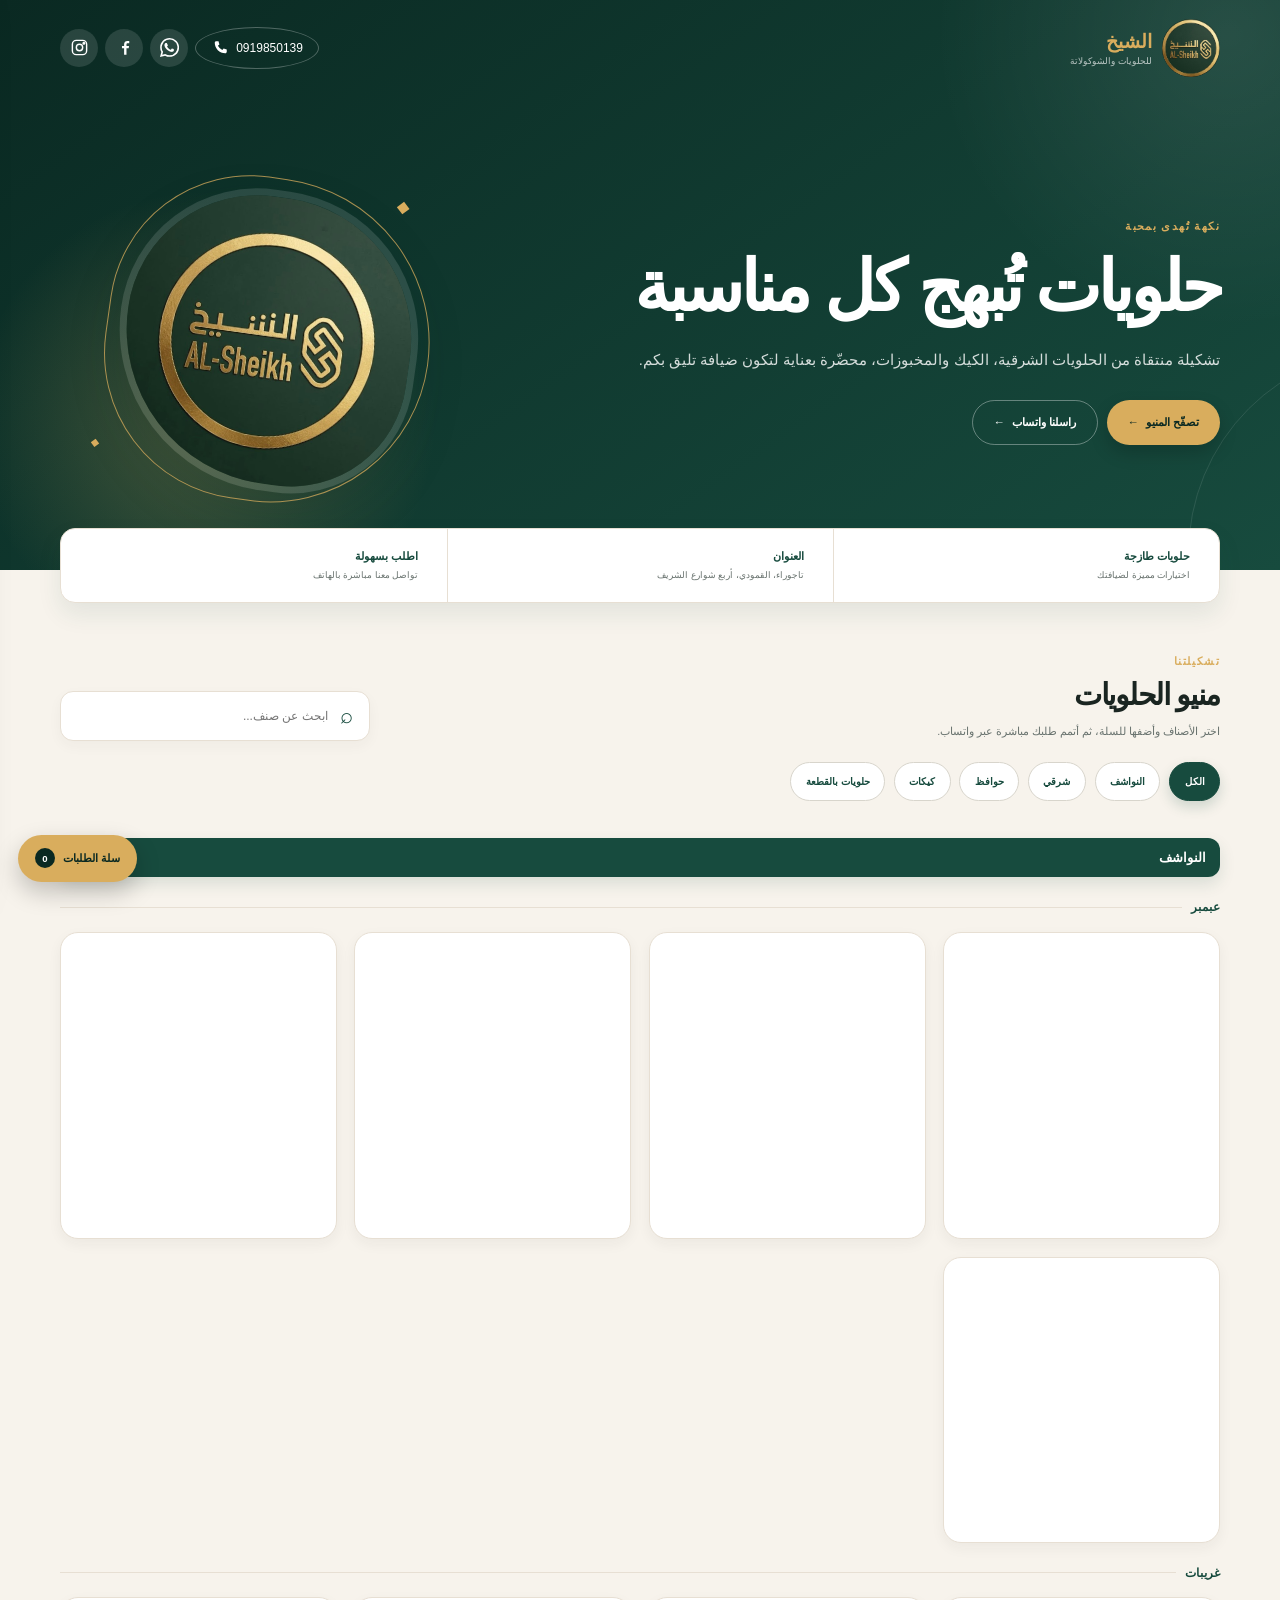
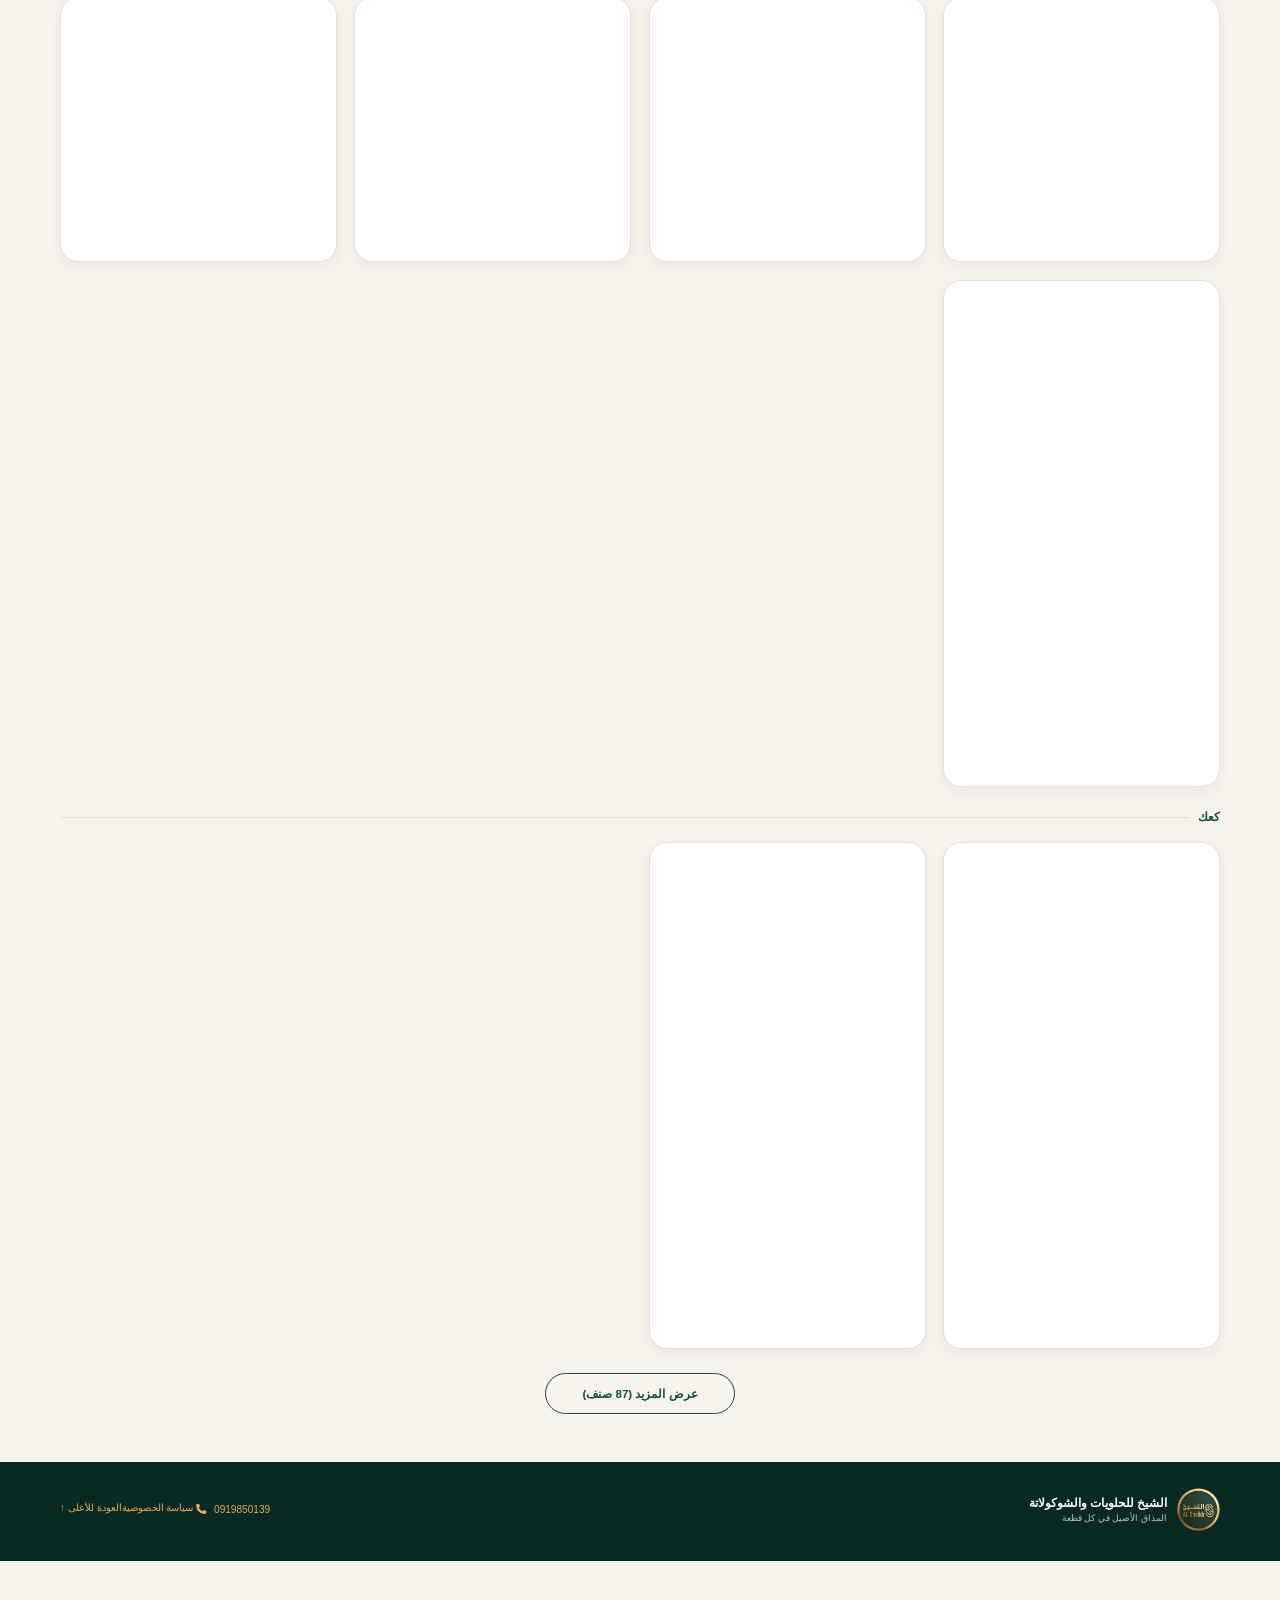
<file: index.html>
<!doctype html>
<html lang="ar" dir="rtl">
  <head>
    <meta charset="utf-8">
    <meta name="viewport" content="width=device-width, initial-scale=1">
    <meta name="description" content="حلويات الشيخ في ليبيا: نواشف، حلويات شرقية، حوافظ، كيكات وحلويات بالقطعة. اطلب التوصيل أو الاستلام من المحل عبر واتساب.">
    <meta name="keywords" content="حلويات الشيخ, حلويات, حلويات شرقية, نواشف, حوافظ, كيكات, حلويات بالقطعة">
    <meta name="robots" content="index, follow">
    <meta name="theme-color" content="#174b3e">
    <meta name="referrer" content="strict-origin-when-cross-origin">
    <meta http-equiv="Permissions-Policy" content="camera=(), microphone=(), geolocation=()">
    <meta http-equiv="Content-Security-Policy" content="default-src 'self'; base-uri 'self'; object-src 'none'; img-src 'self' data: https://*.inspectlet.com; style-src 'self' 'unsafe-inline' https://fonts.googleapis.com; font-src 'self' https://fonts.gstatic.com; script-src 'self' 'unsafe-inline' https://*.inspectlet.com; connect-src 'self' https://*.inspectlet.com; form-action 'self'">
    <title>حلويات الشيخ | حلويات شرقية ونواشف في تاجوراء</title>
    <link rel="canonical" href="https://alsheikh.com.ly/">
    <meta property="og:locale" content="ar_LY">
    <meta property="og:type" content="website">
    <meta property="og:site_name" content="الشيخ للحلويات والشوكولاتة">
    <meta property="og:title" content="حلويات الشيخ | حلويات شرقية ونواشف">
    <meta property="og:description" content="تصفّح منيو حلويات الشيخ واطلب التوصيل أو الاستلام عبر واتساب.">
    <meta property="og:url" content="https://alsheikh.com.ly/">
    <meta property="og:image" content="https://alsheikh.com.ly/images/logo-al-sheikh.jpg">
    <meta property="og:image:alt" content="شعار الشيخ للحلويات والشوكولاتة">
    <meta name="twitter:card" content="summary">
    <link rel="icon" href="images/logo-al-sheikh.jpg" type="image/jpeg">
    <script id="business-schema" type="application/ld+json">
      {"@context":"https://schema.org","@type":"Bakery","name":"الشيخ للحلويات والشوكولاتة","description":"نواشف وحلويات شرقية وحوافظ وكيكات وحلويات بالقطعة.","telephone":"+218945751372"}
    </script>

    <link rel="preconnect" href="https://fonts.googleapis.com">
    <link rel="preconnect" href="https://fonts.gstatic.com" crossorigin>
    <link href="https://fonts.googleapis.com/css2?family=Alexandria:wght@400;500;600;700;800&display=swap" rel="stylesheet">
    <link rel="stylesheet" href="style.css?v7">
    <!-- Begin Inspectlet Tracking Code -->
    <script type="text/javascript">
    (function() {
    window.__insp = window.__insp || [];
    __insp.push(['wid', 675355868]);
    var ldinsp = function(){
    if(typeof window.__inspld != "undefined") return; window.__inspld = 1; var insp = document.createElement('script'); insp.type = 'text/javascript'; insp.async = true; insp.id = "inspsync"; insp.src = ('https:' == document.location.protocol ? 'https' : 'http') + '://cdn.inspectlet.com/inspectlet.js?wid=675355868&r=' + Math.floor(new Date().getTime()/3600000); var x = document.getElementsByTagName('script')[0]; x.parentNode.insertBefore(insp, x); };
    setTimeout(ldinsp, 0);
    })();
    </script>
    <!-- End Inspectlet Tracking Code -->
  </head>

  <body>
    <a class="skip-link" href="#menu">الانتقال إلى المنيو</a>

    <!-- رأس الموقع -->
    <header class="hero" id="top">
      <nav class="nav container" aria-label="التنقل الرئيسي">
        <a class="brand" href="#top" aria-label="الشيخ للحلويات والشوكولاتة">
          <span class="brand-mark"><img src="images/logo-al-sheikh.jpg" alt="شعار الشيخ للحلويات" width="58" height="58"></span>
          <span>
            <b>الشيخ</b>
            <small>للحلويات والشوكولاتة</small>
          </span>
        </a>

        <div class="nav-actions">
          <a class="icon-link instagram-link" href="https://www.instagram.com/alsheikh_sw/" target="_blank" rel="noopener noreferrer" aria-label="تابعنا على إنستغرام">
            <svg viewBox="0 0 24 24" aria-hidden="true"><rect x="3" y="3" width="18" height="18" rx="5"></rect><circle cx="12" cy="12" r="4"></circle><circle cx="17.5" cy="6.5" r="1"></circle></svg>
          </a>
          <a class="icon-link facebook-link" href="https://www.facebook.com/share/17d7KwKZV8/?mibextid=wwXIfr" target="_blank" rel="noopener noreferrer" aria-label="صفحتنا على فيسبوك">
            <svg viewBox="0 0 24 24" aria-hidden="true"><path d="M14.5 21v-8h2.8l.4-3h-3.2V8.1c0-.9.3-1.5 1.6-1.5H18V3.9c-.5-.1-1.4-.2-2.4-.2-2.4 0-4.1 1.5-4.1 4.2V10H8.8v3h2.7v8h3Z"></path></svg>
          </a>
          <a class="icon-link whatsapp-link" href="https://wa.me/218945751372" data-whatsapp-link target="_blank" rel="noopener noreferrer" aria-label="راسلنا عبر واتساب">
            <svg viewBox="0 0 24 24" aria-hidden="true"><path d="M20.5 3.5A11.9 11.9 0 0 0 12.1 0C5.5 0 .2 5.3.2 11.9c0 2.1.5 4.1 1.5 5.9L0 24l6.4-1.7a11.8 11.8 0 0 0 5.7 1.5h.1c6.6 0 11.9-5.3 11.9-11.9 0-3.2-1.3-6.2-3.6-8.4Zm-8.4 18.3a9.9 9.9 0 0 1-5-1.4l-.4-.2-3.8 1 1-3.7-.2-.4a9.9 9.9 0 1 1 8.4 4.7Zm5.4-7.4c-.3-.2-1.8-.9-2.1-1s-.5-.2-.7.2c-.2.3-.8 1-.9 1.2-.2.2-.3.2-.6.1-1.8-.9-3-1.6-4.2-3.7-.3-.5.3-.5.9-1.6.1-.2.1-.4 0-.5l-1-2.3c-.3-.7-.6-.6-.8-.6h-.7c-.2 0-.5.1-.8.4-.3.3-1 1-1 2.5s1.1 2.9 1.2 3.1c.2.2 2.1 3.2 5 4.5.7.3 1.2.5 1.7.7.7.2 1.4.2 1.9.1.6-.1 1.8-.7 2-1.4.3-.7.3-1.3.2-1.4-.1-.2-.3-.2-.6-.4Z"></path></svg>
          </a>
          <a class="call-link" href="tel:+218945751372" data-phone-link dir="ltr">
            <svg viewBox="0 0 24 24" aria-hidden="true"><path d="M7 3h3l1.2 4.2-2 1.7a14.5 14.5 0 0 0 5.9 5.9l1.7-2L21 14v3c0 1.1-.9 2-2 2C11.3 19 5 12.7 5 5c0-1.1.9-2 2-2Z"></path></svg>
            <span class="contact-label" data-phone-display>094 575 1372</span>
          </a>
        </div>
      </nav>

      <div class="hero-content container">
        <div class="hero-copy">
          <p class="kicker">نكهة تُهدى بمحبة</p>
          <h1>حلويات تُبهج كل مناسبة</h1>
          <p>
            تشكيلة منتقاة من الحلويات الشرقية، الكيك والمخبوزات،
            محضّرة بعناية لتكون ضيافة تليق بكم.
          </p>

          <div class="hero-actions">
            <a class="button button-gold" href="#menu">تصفّح المنيو <span>←</span></a>
            <a class="button button-ghost" href="https://wa.me/218945751372" data-whatsapp-link target="_blank" rel="noopener noreferrer">راسلنا واتساب <span>←</span></a>
          </div>
        </div>

        <div class="hero-art" aria-hidden="true">
          <img src="images/logo-al-sheikh.jpg" alt="" width="320" height="320" decoding="async">
          <span class="spark spark-one"></span>
          <span class="spark spark-two"></span>
        </div>
      </div>
    </header>

    <main>
      <!-- مزايا المتجر -->
      <section class="intro container" aria-label="لمحة عن منتجاتنا">
        <div>
          <strong>حلويات طازجة</strong>
          <span>اختيارات مميزة لضيافتك</span>
        </div>
        <div>
          <strong>العنوان</strong>
          <span>تاجوراء، القمودي، أربع شوارع الشريف</span>
        </div>
        <div>
          <strong>اطلب بسهولة</strong>
          <span>تواصل معنا مباشرة بالهاتف</span>
        </div>
      </section>

      <!-- المنيو: يتم إنشاء بطاقات المنتجات بواسطة script.js -->
      <section id="menu" class="menu-section container">
        <div class="section-head">
          <div>
            <p class="kicker">تشكيلتنا</p>
            <h2>منيو الحلويات</h2>
            <p class="section-description">
              اختر الأصناف وأضفها للسلة، ثم أتمم طلبك مباشرة عبر واتساب.
            </p>
          </div>

          <label class="search" for="search">
            <span aria-hidden="true">⌕</span>
            <input id="search" type="search" placeholder="ابحث عن صنف..." autocomplete="off">
          </label>
        </div>

        <div id="categories" class="categories" aria-label="تصنيفات المنيو"></div>
        <div id="menu-grid" class="menu-grid" aria-live="polite"></div>
        <button id="load-more" class="load-more" type="button" hidden>عرض المزيد من الأصناف</button>
        <p id="empty" class="empty" hidden>
          لم نجد صنفًا مطابقًا. جرّب كلمة بحث أخرى.
        </p>
      </section>
    </main>

    <button id="cart-toggle" class="cart-toggle" type="button" aria-label="فتح سلة الطلبات" aria-expanded="false" aria-controls="cart-panel">
      سلة الطلبات <span id="cart-count" aria-live="polite">0</span>
    </button>
    <p id="cart-toast" class="cart-toast" role="status" aria-live="polite" hidden>تمت إضافة الصنف إلى السلة</p>

    <aside id="cart-panel" class="cart-panel" aria-label="سلة الطلبات" aria-hidden="true" inert>
      <div class="cart-head">
        <h2>سلة الطلبات</h2>
        <button id="cart-close" class="close-button" type="button" aria-label="إغلاق">×</button>
      </div>
      <div id="cart-items" class="cart-items"></div>
      <p id="cart-empty" class="cart-empty">السلة فارغة حاليًا.</p>
      <div class="cart-total"><span id="cart-total-label">إجمالي الطلب</span><strong id="cart-total">0 د.ل</strong></div>
      <p id="cart-note" class="cart-note">رسوم التوصيل غير مشمولة وسيتم تأكيدها معكم عبر واتساب.</p>
      <form id="checkout-form" class="checkout-form">
        <h3>إتمام الطلب</h3>
        <div class="delivery-options">
          <label><input type="radio" name="fulfillment" value="delivery" checked><span>توصيل</span></label>
          <label><input type="radio" name="fulfillment" value="pickup"><span>استلام شخصي</span></label>
        </div>
        <label>الاسم<input id="customer-name" class="inspectlet-sensitive" name="name" required autocomplete="name"></label>
        <label>رقم التواصل<input id="customer-phone" class="inspectlet-sensitive" name="phone" type="tel" required inputmode="tel" autocomplete="tel" aria-describedby="customer-phone-help"><small id="customer-phone-help" class="field-help">مثال: 094 575 1372</small></label>
        <label id="location-field">عنوان التوصيل<input id="customer-location" class="inspectlet-sensitive" name="location" required autocomplete="street-address"></label>
        <label>ملاحظات الطلب <span class="optional">اختياري</span><textarea id="customer-note" class="inspectlet-sensitive" name="note" rows="3"></textarea></label>
        <p class="privacy-notice">بالضغط على «إرسال الطلب» سيُفتح واتساب وتنتقل بيانات الطلب التي أدخلتها إلى خدمة WhatsApp لإرسالها إلى المحل. <a href="privacy.html">اطّلع على سياسة الخصوصية</a>.</p>
        <p id="checkout-status" class="checkout-status" role="status" aria-live="polite"></p>
        <button id="checkout-button" class="checkout-button" type="submit">إرسال الطلب عبر واتساب</button>
      </form>
    </aside>
    <div id="cart-backdrop" class="cart-backdrop" hidden></div>

    <!-- تذييل الموقع -->
    <footer>
      <div class="container footer-inner">
        <div class="footer-brand">
          <span class="brand-mark"><img src="images/logo-al-sheikh.jpg" alt="شعار الشيخ للحلويات" width="43" height="43"></span>
          <span>
            <b>الشيخ للحلويات والشوكولاتة</b>
            <small>المذاق الأصيل في كل قطعة</small>
          </span>
        </div>

        <div class="footer-links">
          <a class="footer-phone" href="tel:+218945751372" data-phone-link dir="ltr"><svg viewBox="0 0 24 24" aria-hidden="true"><path d="M7 3h3l1.2 4.2-2 1.7a14.5 14.5 0 0 0 5.9 5.9l1.7-2L21 14v3c0 1.1-.9 2-2 2C11.3 19 5 12.7 5 5c0-1.1.9-2 2-2Z"></path></svg><span data-phone-display>094 575 1372</span></a>
          <a href="privacy.html">سياسة الخصوصية</a>
          <a href="#top">العودة للأعلى ↑</a>
        </div>
      </div>
    </footer>

    <!-- شريط مختصر يظهر على الهاتف -->
    <nav class="mobile-dock" aria-label="إجراءات سريعة">
      <a href="tel:+218945751372" data-phone-link><svg viewBox="0 0 24 24" aria-hidden="true"><path d="M7 3h3l1.2 4.2-2 1.7a14.5 14.5 0 0 0 5.9 5.9l1.7-2L21 14v3c0 1.1-.9 2-2 2C11.3 19 5 12.7 5 5c0-1.1.9-2 2-2Z"></path></svg> اتصال</a>
      <a href="#menu"><svg viewBox="0 0 24 24" aria-hidden="true"><path d="M5 4h14M5 10h14M5 16h9" fill="none"></path></svg> المنيو</a>
          <a href="https://wa.me/218945751372" data-whatsapp-link target="_blank" rel="noopener noreferrer"><svg viewBox="0 0 24 24" aria-hidden="true"><path d="M20.5 3.5A11.9 11.9 0 0 0 12.1 0C5.5 0 .2 5.3.2 11.9c0 2.1.5 4.1 1.5 5.9L0 24l6.4-1.7a11.8 11.8 0 0 0 5.7 1.5h.1c6.6 0 11.9-5.3 11.9-11.9 0-3.2-1.3-6.2-3.6-8.4Z"></path></svg> واتساب</a>
    </nav>

    <script src="script.js?v7" defer></script>
  </body>
</html>
</file>
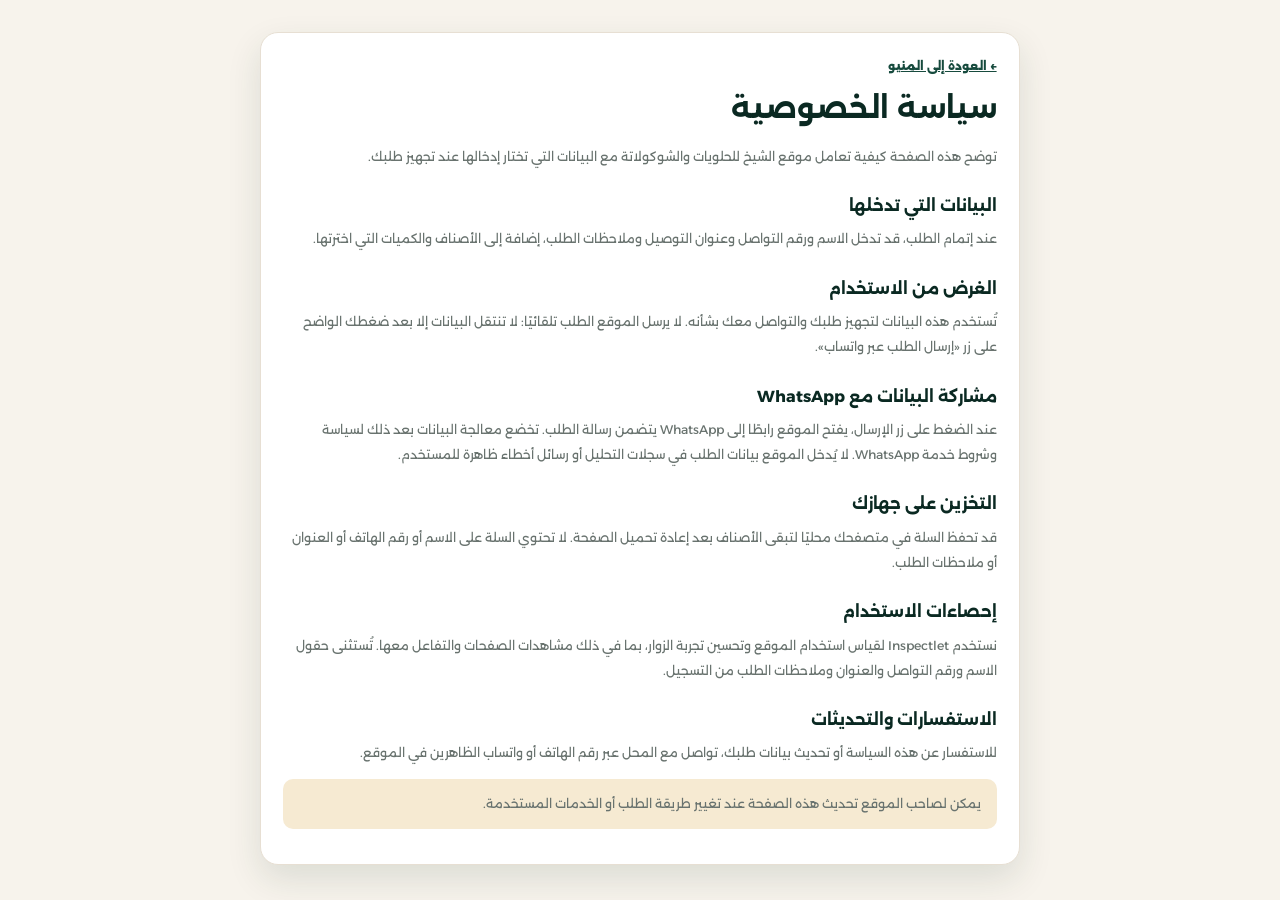
<file: privacy.html>
<!doctype html>
<html lang="ar" dir="rtl">
  <head>
    <meta charset="utf-8">
    <meta name="viewport" content="width=device-width, initial-scale=1">
    <meta name="description" content="سياسة خصوصية موقع الشيخ للحلويات والشوكولاتة.">
    <meta name="robots" content="index, follow">
    <meta name="referrer" content="strict-origin-when-cross-origin">
    <title>سياسة الخصوصية | الشيخ للحلويات</title>
    <link rel="canonical" href="https://alsheikh.com.ly/privacy.html">
    <link rel="icon" href="images/logo-al-sheikh.jpg" type="image/jpeg">
    <link rel="preconnect" href="https://fonts.googleapis.com">
    <link rel="preconnect" href="https://fonts.gstatic.com" crossorigin>
    <link href="https://fonts.googleapis.com/css2?family=Alexandria:wght@400;500;600;700;800&display=swap" rel="stylesheet">
    <link rel="stylesheet" href="style.css">
    <!-- Begin Inspectlet Tracking Code -->
    <script type="text/javascript">
    (function() {
    window.__insp = window.__insp || [];
    __insp.push(['wid', 675355868]);
    var ldinsp = function(){
    if(typeof window.__inspld != "undefined") return; window.__inspld = 1; var insp = document.createElement('script'); insp.type = 'text/javascript'; insp.async = true; insp.id = "inspsync"; insp.src = ('https:' == document.location.protocol ? 'https' : 'http') + '://cdn.inspectlet.com/inspectlet.js?wid=675355868&r=' + Math.floor(new Date().getTime()/3600000); var x = document.getElementsByTagName('script')[0]; x.parentNode.insertBefore(insp, x); };
    setTimeout(ldinsp, 0);
    })();
    </script>
    <!-- End Inspectlet Tracking Code -->
  </head>
  <body class="information-page">
    <main class="container policy-content">
      <a class="back-link" href="index.html">← العودة إلى المنيو</a>
      <h1>سياسة الخصوصية</h1>
      <p>توضح هذه الصفحة كيفية تعامل موقع الشيخ للحلويات والشوكولاتة مع البيانات التي تختار إدخالها عند تجهيز طلبك.</p>
      <h2>البيانات التي تدخلها</h2>
      <p>عند إتمام الطلب، قد تدخل الاسم ورقم التواصل وعنوان التوصيل وملاحظات الطلب، إضافة إلى الأصناف والكميات التي اخترتها.</p>
      <h2>الغرض من الاستخدام</h2>
      <p>تُستخدم هذه البيانات لتجهيز طلبك والتواصل معك بشأنه. لا يرسل الموقع الطلب تلقائيًا: لا تنتقل البيانات إلا بعد ضغطك الواضح على زر «إرسال الطلب عبر واتساب».</p>
      <h2>مشاركة البيانات مع WhatsApp</h2>
      <p>عند الضغط على زر الإرسال، يفتح الموقع رابطًا إلى WhatsApp يتضمن رسالة الطلب. تخضع معالجة البيانات بعد ذلك لسياسة وشروط خدمة WhatsApp. لا يُدخل الموقع بيانات الطلب في سجلات التحليل أو رسائل أخطاء ظاهرة للمستخدم.</p>
      <h2>التخزين على جهازك</h2>
      <p>قد تحفظ السلة في متصفحك محليًا لتبقى الأصناف بعد إعادة تحميل الصفحة. لا تحتوي السلة على الاسم أو رقم الهاتف أو العنوان أو ملاحظات الطلب.</p>
      <h2>إحصاءات الاستخدام</h2>
      <p>نستخدم Inspectlet لقياس استخدام الموقع وتحسين تجربة الزوار، بما في ذلك مشاهدات الصفحات والتفاعل معها. تُستثنى حقول الاسم ورقم التواصل والعنوان وملاحظات الطلب من التسجيل.</p>
      <h2>الاستفسارات والتحديثات</h2>
      <p>للاستفسار عن هذه السياسة أو تحديث بيانات طلبك، تواصل مع المحل عبر رقم الهاتف أو واتساب الظاهرين في الموقع.</p>
      <p class="policy-note">يمكن لصاحب الموقع تحديث هذه الصفحة عند تغيير طريقة الطلب أو الخدمات المستخدمة.</p>
    </main>
  </body>
</html>
</file>
<file: style.css>
:root {
  --green:#174b3e;
  --deep:#0a2922;
  --gold:#d9ad5d;
  --gold-soft:#f6ead2;
  --paper:#f7f3ec;
  --ink:#1a2521;
  --muted:#69736f;
  --line:#e7dfd3;
  --white:#fff;
  --shadow:0 14px 34px rgba(21,55,44,.12);
  --shadow-lg:0 22px 50px rgba(10,41,34,.18);
  --radius:18px
}
* {
  box-sizing:border-box
}
html {
  scroll-behavior:smooth
}
body {
  margin:0;
  padding-bottom:72px;
  background:var(--paper);
  color:var(--ink);
  font-family:Alexandria,Tahoma,sans-serif
}
a {
  color:inherit
}
button,input,textarea { font:inherit }
button:focus-visible,a:focus-visible,input:focus-visible,textarea:focus-visible {
  outline:3px solid rgba(217,173,93,.75);
  outline-offset:3px
}
.container {
  width:min(100% - 32px,1160px);
  margin-inline:auto
}
.skip-link {
  position:absolute;
  top:-100px;
  right:1rem;
  z-index:20;
  padding:.7rem 1rem;
  background:var(--gold);
  color:var(--deep);
  border-radius:0 0 .8rem .8rem
}
.skip-link:focus {
  top:0
}
.hero {
  min-height:492px;
  position:relative;
  overflow:hidden;
  color:var(--white);
  background:radial-gradient(circle at 16% 74%,rgba(217,173,93,.27),transparent 20%),radial-gradient(circle at 96% 6%,rgba(255,255,255,.09),transparent 22%),linear-gradient(145deg,var(--deep),var(--green))
}
.hero:after {
  content:"";
  position:absolute;
  inset:auto -25% -190px auto;
  width:410px;
  height:410px;
  border:1px solid rgba(255,255,255,.1);
  border-radius:50%
}
.nav {
  height:78px;
  position:relative;
  z-index:2;
  display:flex;
  align-items:center;
  justify-content:space-between
}
.brand,.footer-brand {
  display:flex;
  align-items:center;
  gap:10px;
  text-decoration:none
}
.brand-mark {
  width:46px;
  height:46px;
  display:block;
  overflow:hidden;
  border-radius:50%;
  background:var(--deep)
}
.brand-mark img {
  display:block;
  width:100%;
  height:100%;
  object-fit:cover;
  transform:scale(1.31)
}
.brand span,.footer-brand span {
  display:grid;
  gap:2px
}
.brand b {
  color:var(--gold);
  font-size:1rem
}
.brand small,.footer-brand small {
  font-size:.58rem;
  color:rgba(255,255,255,.7)
}
.nav-actions {
  display:flex;
  align-items:center;
  gap:7px;
  direction:ltr
}
.icon-link {
  display:grid;
  place-items:center;
  width:38px;
  height:38px;
  border-radius:50%;
  background:rgba(255,255,255,.12);
  text-decoration:none;
  transition:transform .2s ease,background .2s ease
}
.icon-link:hover { transform:translateY(-2px); background:rgba(255,255,255,.22) }
.icon-link svg { width:19px; height:19px }
.instagram-link svg { fill:none; stroke:currentColor; stroke-width:1.8 }
.facebook-link svg,.whatsapp-link svg { fill:currentColor }
.whatsapp-link { color:#fff }
.whatsapp-link:hover { background:#25d366; color:#073d25 }
.call-link {
  display:flex;
  align-items:center;
  justify-content:center;
  gap:.45rem;
  width:38px;
  height:38px;
  overflow:hidden;
  border-radius:50%;
  background:var(--gold);
  color:var(--deep);
  text-decoration:none;
  transition:transform .2s ease,background .2s ease
}
.call-link:hover { transform:translateY(-2px) }
.call-link svg { width:18px; height:18px; fill:currentColor; flex:0 0 auto }
.contact-label { display:none; white-space:nowrap }
.hero-content {
  position:relative;
  z-index:1;
  min-height:414px;
  display:flex;
  align-items:flex-start;
  padding-top:54px
}
.hero-copy {
  position:relative;
  z-index:1;
  max-width:330px
}
.kicker {
  margin:0 0 .65rem;
  color:var(--gold);
  font-size:.67rem;
  font-weight:800;
  letter-spacing:.13em
}
.hero h1 {
  margin:0;
  font-size:clamp(2.15rem,10vw,3.45rem);
  line-height:1.23;
  letter-spacing:-.055em
}
.hero-copy>p:not(.kicker) {
  margin:1rem 0 0;
  color:rgba(255,255,255,.82);
  font-size:.78rem;
  line-height:1.95
}
.hero-actions {
  display:grid;
  grid-template-columns:1.25fr 1fr;
  gap:.55rem;
  margin-top:1.55rem
}
.button {
  display:flex;
  justify-content:center;
  align-items:center;
  gap:.45rem;
  min-height:48px;
  border-radius:12px;
  padding:.7rem;
  text-decoration:none;
  font-size:.71rem;
  font-weight:800
}
.button-gold {
  background:var(--gold);
  color:var(--deep);
  box-shadow:0 8px 18px rgba(0,0,0,.18);
  transition:transform .2s ease,box-shadow .2s ease,background .2s ease
}
.button-ghost {
  border:1px solid rgba(255,255,255,.35);
  color:#fff;
  transition:transform .2s ease,background .2s ease,border-color .2s ease
}
.button:hover { transform:translateY(-2px) }
.button-ghost:hover { background:rgba(255,255,255,.12); border-color:rgba(255,255,255,.7) }
.hero-art {
  position:absolute;
  left:-68px;
  bottom:10px;
  width:205px;
  height:205px;
  opacity:.46;
  transform:rotate(8deg)
}
.hero-art:before {
  content:"";
  position:absolute;
  inset:-12px;
  border:1px solid rgba(217,173,93,.75);
  border-radius:46% 54% 52% 48%
}
.hero-art img {
  width:100%;
  height:100%;
  object-fit:cover;
  border:7px solid rgba(255,255,255,.12);
  border-radius:48% 52% 43% 57%;
  box-shadow:var(--shadow-lg)
}
.spark {
  position:absolute;
  width:9px;
  height:9px;
  background:var(--gold);
  transform:rotate(45deg)
}
.spark-one {
  top:-4px;
  right:10%
}
.spark-two {
  bottom:7%;
  left:-10px;
  width:6px;
  height:6px
}
.intro {
  position:relative;
  z-index:2;
  display:flex;
  overflow:auto;
  margin-top:-17px;
  background:var(--white);
  border:1px solid var(--line);
  border-radius:15px;
  box-shadow:0 11px 25px rgba(23,75,62,.09);
  scrollbar-width:none
}
.intro::-webkit-scrollbar {
  display:none
}
.intro div {
  min-width:155px;
  padding:1rem 1.1rem;
  display:grid;
  gap:.3rem;
  border-left:1px solid var(--line)
}
.intro div:last-child {
  border:0
}
.intro strong {
  color:var(--green);
  font-size:.71rem
}
.intro span {
  color:var(--muted);
  font-size:.57rem;
  line-height:1.6
}
.menu-section {
  padding:3.2rem 0 3rem
}
.section-head {
  display:grid;
  gap:1.25rem;
  margin-bottom:1.3rem
}
.section-head h2 {
  margin:0;
  font-size:1.85rem;
  letter-spacing:-.05em
}
.section-description {
  margin:.6rem 0 0;
  color:var(--muted);
  font-size:.67rem;
  line-height:1.8
}
.search {
  height:50px;
  display:flex;
  width:100%;
  max-width:100%;
  align-items:center;
  gap:.65rem;
  padding:0 1rem;
  background:var(--white);
  border:1px solid var(--line);
  border-radius:13px;
  box-shadow:0 5px 14px rgba(45,50,45,.04);
  color:var(--green);
  transform:none;
  transition:border-color .16s ease,box-shadow .16s ease
}
.search:focus-within {
  transform:none;
  border-color:var(--green);
  box-shadow:0 5px 14px rgba(45,50,45,.04)
}
.search span {
  font-size:1.35rem
}
.search input {
  flex:1 1 0;
  min-width:0;
  width:100%;
  border:0;
  outline:0;
  background:transparent;
  color:var(--ink);
  font:inherit;
  font-size:.75rem;
  transform:none;
  transition:none;
  appearance:none;
  -webkit-appearance:none
}
.categories {
  display:flex;
  gap:.55rem;
  overflow-x:auto;
  margin:0 -16px 1.4rem;
  padding:0 16px .3rem;
  scrollbar-width:none
}
.categories::-webkit-scrollbar {
  display:none
}
.category {
  flex:0 0 auto;
  min-height:39px;
  padding:.55rem .9rem;
  border:1px solid #d8d5cc;
  border-radius:999px;
  background:#fff;
  color:var(--green);
  font:700 .64rem Alexandria,Tahoma,sans-serif
}
.category.active {
  background:var(--green);
  border-color:var(--green);
  color:#fff;
  box-shadow:0 6px 13px rgba(23,75,62,.18)
}
.menu-grid {
  display:grid;
  grid-template-columns:repeat(2,minmax(0,1fr));
  gap:.8rem
}
.menu-category-title,.menu-family-title {
  grid-column:1 / -1;
  font-weight:800
}
.menu-category-title {
  margin-top:.65rem;
  padding:.75rem .9rem;
  border-radius:12px;
  background:var(--green);
  color:#fff;
  font-size:.82rem;
  box-shadow:0 7px 16px rgba(23,75,62,.13)
}
.menu-family-title {
  display:flex;
  align-items:center;
  gap:.55rem;
  margin-top:.35rem;
  color:var(--green);
  font-size:.72rem
}
.menu-family-title::after {
  content:"";
  height:1px;
  flex:1;
  background:var(--line)
}
.item {
  overflow:hidden;
  background:var(--white);
  border:1px solid var(--line);
  border-radius:var(--radius);
  box-shadow:0 5px 14px rgba(34,43,38,.05)
}
.item-photo {
  position:relative;
  aspect-ratio:1/1;
  overflow:hidden;
  background:linear-gradient(135deg,#f5ecde,#dcc293)
}
.item-photo:after {
  content:"";
  position:absolute;
  inset:auto 0 0;
  height:30%;
  background:linear-gradient(transparent,rgba(0,0,0,.18))
}
.item-photo img {
  display:block;
  width:100%;
  height:100%;
  object-fit:cover;
  transition:transform .35s ease
}
.item:hover .item-photo img { transform:scale(1.04) }
.item-photo.has-image-fallback { background:radial-gradient(circle at 50% 42%,#fff 0 18%,transparent 19%),linear-gradient(135deg,#f7efdf,#d8b46d) }
.item-photo img.is-logo-fallback { object-fit:cover; padding:0; transform:none; filter:none }
.item-photo img.is-loaded { animation:photo-in .35s ease-out }
.item { content-visibility:auto; contain-intrinsic-size:auto 430px }
@media (prefers-reduced-motion:reduce) {
  *,*::before,*::after { scroll-behavior:auto !important; animation-duration:.01ms !important; transition-duration:.01ms !important }
}
@keyframes photo-in { from { opacity:.55; transform:scale(1.025) } to { opacity:1; transform:scale(1) } }
.item-body {
  padding:.9rem;
  text-align:center
}
.item-category {
  display:inline-block;
  padding:.3rem .65rem;
  border-radius:999px;
  background:var(--gold-soft);
  color:#886227;
  font-size:.56rem;
  font-weight:800
}
.item h3 {
  min-height:2.8em;
  margin:.55rem 0 .35rem;
  color:var(--deep);
  font-size:.82rem;
  line-height:1.6
}
.item-order {
  display:flex;
  align-items:center;
  justify-content:center;
  gap:.45rem;
  min-height:42px;
  margin-top:.7rem;
  border:0;
  border-radius:11px;
  background:var(--green);
  color:#fff;
  box-shadow:0 6px 13px rgba(23,75,62,.18);
  font-size:.68rem;
  font-weight:800;
  transition:transform .2s ease,background .2s ease,box-shadow .2s ease
}
.item-price {
  margin:.4rem 0 .65rem;
  color:var(--muted);
  font-size:.62rem
}
.item-price strong { color:var(--green) }
.item-price .price-on-request { color:#9a6c24 }
.item-help { margin:.65rem 0; color:var(--muted); font-size:.56rem; line-height:1.7 }
.item-order-icon { font-size:.9rem; line-height:1 }
.image-placeholder {
  display:grid;
  align-content:center;
  justify-items:center;
  gap:.4rem;
  width:100%;height:100%;
  background:linear-gradient(135deg,#eee5d8,#d7b77c);
  color:var(--green);font-size:.68rem;font-weight:700;
  text-align:center
}
.image-placeholder::before { content:"✦"; color:#9a6c24; font-size:1.25rem }
.pack-control,.quantity-control {
  display:grid;justify-items:center;gap:.35rem;
  margin:.65rem 0;color:var(--muted);font-size:.58rem
}
.control-label { color:var(--muted); font-weight:700 }
.control-buttons { display:flex;align-items:center;justify-content:center;gap:.55rem }
.unit-label { color:var(--muted); font-size:.55rem }
.pack-control button,.quantity-control button,.cart-line-actions button {
  display:grid;place-items:center;width:32px;height:32px;border:1px solid #cfb783;
  border-radius:9px;background:#fff;color:var(--green);font:700 1.25rem Arial;cursor:pointer
}
.pack-control output,.quantity-control output { min-width:58px;text-align:center;color:var(--deep);font-size:.75rem;font-weight:800 }
.item-order { width:100%;cursor:pointer;font-family:inherit }
.item-order:hover { background:#103c31;transform:translateY(-2px);box-shadow:0 9px 18px rgba(23,75,62,.23) }
.cart-toggle {
  position:fixed;z-index:10;right:auto;left:18px;bottom:84px;display:flex;align-items:center;gap:.5rem;
  border:0;border-radius:999px;padding:.85rem 1.05rem;background:var(--gold);color:var(--deep);
  box-shadow:0 10px 25px rgba(0,0,0,.22);font:800 .7rem Alexandria,Tahoma,sans-serif;cursor:pointer;
  transition:transform .2s ease,box-shadow .2s ease
}
.cart-toggle:hover { transform:translateY(-2px);box-shadow:0 14px 28px rgba(0,0,0,.25) }
.cart-toggle span { display:grid;place-items:center;min-width:20px;height:20px;border-radius:50%;background:var(--deep);color:#fff;font-size:.6rem }
.cart-toast {
  position:fixed;z-index:21;right:auto;left:18px;bottom:138px;margin:0;padding:.7rem .9rem;
  border-radius:9px;background:var(--deep);color:#fff;box-shadow:0 8px 18px rgba(0,0,0,.18);
  font-size:.62rem;font-weight:700
}
.cart-backdrop { position:fixed;inset:0;z-index:19;background:rgba(5,26,20,.52) }
.cart-open { overflow:hidden }
.cart-panel {
  position:fixed;z-index:20;top:0;bottom:0;right:auto;left:0;width:min(calc(100% - 16px),440px);padding:1rem;
  overflow:auto;background:var(--paper);box-shadow:12px 0 40px rgba(0,0,0,.22);transform:translateX(-110%);transition:transform .28s cubic-bezier(.2,.75,.2,1)
}
.cart-panel.open { transform:translateX(0) }
.cart-head { position:sticky;top:-1rem;z-index:2;display:flex;align-items:center;justify-content:space-between;padding:1rem 0;border-bottom:1px solid var(--line);background:var(--paper) }
.cart-head h2,.checkout-form h3 { margin:0;color:var(--green);font-size:1rem }
.close-button { display:grid;place-items:center;width:34px;height:34px;border:1px solid var(--line);border-radius:50%;background:#fff;color:var(--green);font-size:1.5rem;line-height:1;cursor:pointer }
.cart-items { display:grid;gap:.65rem;max-height:38vh;margin:1rem 0;overflow:auto;overscroll-behavior:contain;padding-left:.2rem }
.cart-line { display:flex;align-items:center;justify-content:space-between;gap:.6rem;padding:.85rem;background:#fff;border:1px solid var(--line);border-radius:13px;font-size:.68rem;box-shadow:0 3px 10px rgba(34,43,38,.04) }
.cart-line strong { color:var(--green) }.cart-line small { display:block;margin-top:.28rem;color:var(--muted);font-size:.56rem;line-height:1.65 }
.cart-line-actions { display:flex;align-items:center;gap:.4rem;flex:0 0 auto }.cart-line-actions b{min-width:20px;text-align:center;color:var(--green)}
.cart-empty { text-align:center;color:var(--muted);font-size:.72rem;padding:1.3rem 0 }
.cart-total { display:flex;justify-content:space-between;align-items:center;margin-top:.75rem;padding:1rem;background:var(--deep);border-radius:13px;color:#fff;font-size:.73rem }.cart-total strong{color:var(--gold);font-size:.9rem}
.cart-note { margin:.65rem 0 1rem;color:var(--muted);font-size:.58rem;line-height:1.7 }
.privacy-notice { margin:0;color:var(--muted);font-size:.57rem;line-height:1.8 }
.privacy-notice a { color:var(--green);font-weight:800 }
.checkout-status { min-height:1.5em;margin:0;color:var(--green);font-size:.6rem;line-height:1.7 }
.information-page { min-height:100vh;padding:2rem 0;background:var(--paper) }
.policy-content { max-width:760px;padding:1.4rem;background:var(--white);border:1px solid var(--line);border-radius:var(--radius);box-shadow:var(--shadow) }
.policy-content h1,.policy-content h2 { color:var(--deep) }
.policy-content h1 { margin:1rem 0 1.2rem;font-size:1.8rem }
.policy-content h2 { margin:1.65rem 0 .55rem;font-size:1rem }
.policy-content p { color:var(--muted);font-size:.78rem;line-height:2 }
.back-link { color:var(--green);font-size:.72rem;font-weight:800 }
.policy-note { padding:.8rem 1rem;background:var(--gold-soft);border-radius:10px }
.checkout-form { display:grid;gap:.75rem;margin-top:.3rem;padding:1rem;background:#fff;border:1px solid var(--line);border-radius:15px;box-shadow:0 4px 12px rgba(34,43,38,.04) }
.delivery-options { display:grid;grid-template-columns:repeat(2,minmax(0,1fr));gap:.5rem;font-size:.67rem;color:var(--ink) }
.delivery-options label { position:relative;display:grid;place-items:center;min-height:46px;border:1px solid var(--line);border-radius:10px;background:var(--paper);cursor:pointer }
.delivery-options label input { position:absolute;right:.7rem;width:17px;height:17px;margin:0;z-index:1 }
.delivery-options label span { width:100%;text-align:center;pointer-events:none }
.delivery-options label:has(input:checked) { border-color:var(--green);background:#edf5f1;color:var(--green);box-shadow:0 4px 10px rgba(23,75,62,.09) }
.checkout-form>label { display:grid;gap:.35rem;color:var(--green);font-size:.62rem;font-weight:700 }
.field-help { color:var(--muted);font-size:.54rem;font-weight:500 }
.checkout-form input:not([type="radio"]),.checkout-form textarea { width:100%;border:1px solid var(--line);border-radius:8px;padding:.65rem;background:#fff;color:var(--ink);font:inherit;font-size:16px }
.checkout-form textarea { min-height:84px;resize:vertical;line-height:1.65 }
.optional { color:var(--muted);font-weight:500 }
.checkout-form h3 { text-align:center;font-size:1.05rem }
.checkout-button { border:0;border-radius:10px;padding:.95rem;background:var(--green);color:#fff;font:800 .72rem Alexandria,Tahoma,sans-serif;cursor:pointer;box-shadow:0 7px 14px rgba(23,75,62,.18);transition:transform .2s ease,background .2s ease }
.checkout-button:hover:not(:disabled) { transform:translateY(-1px);background:#103c31 }
.checkout-button:disabled { cursor:not-allowed; opacity:.48 }
input[type="radio"] { accent-color:var(--green) }
@media (max-width:649px) {
  .cart-panel { width:100%;padding:1rem 1rem calc(1rem + env(safe-area-inset-bottom));box-shadow:none }
  .cart-head { top:-1rem }
  .cart-items { max-height:34vh }
  .cart-line { align-items:flex-start }
  .cart-line-actions { padding-top:.15rem }
  .cart-toast { right:12px;left:12px;bottom:82px;text-align:center }
}
.load-more {
  display:block;
  margin:1.5rem auto 0;
  min-width:190px;
  padding:.78rem 1.15rem;
  border:1px solid var(--green);
  border-radius:999px;
  background:transparent;
  color:var(--green);
  font-size:.72rem;
  font-weight:800;
  cursor:pointer
}
.load-more:hover { background:var(--green); color:#fff }
.empty {
  padding:2rem;
  text-align:center;
  color:var(--muted);
  font-size:.8rem
}
footer {
  padding:1.6rem 0 1.9rem;
  background:var(--deep);
  color:#fff
}
.footer-inner {
  display:grid;
  gap:1.2rem
}
.footer-brand .brand-mark {
  width:43px;
  height:43px;
}
.footer-brand b {
  font-size:.72rem
}
.footer-links {
  display:flex;
  justify-content:space-between;
  color:var(--gold);
  font-size:.63rem
}
.footer-links a {
  text-decoration:none
}
.footer-phone { display:inline-flex; align-items:center; gap:.35rem }
.footer-phone svg { width:15px; height:15px; fill:currentColor }
.mobile-dock {
  position:fixed;
  z-index:9;
  right:12px;
  bottom:12px;
  left:12px;
  display:grid;
  grid-template-columns:repeat(3,1fr);
  padding:6px;
  border:1px solid rgba(255,255,255,.45);
  border-radius:17px;
  background:rgba(12,48,40,.94);
  box-shadow:0 12px 28px rgba(0,0,0,.24);
  /* الخلفية شبه المعتمة أخف من blur المستمر، خصوصًا على الهواتف. */
}
.mobile-dock a {
  display:grid;
  place-items:center;
  gap:3px;
  min-height:48px;
  color:#fff;
  text-decoration:none;
  font-size:.57rem;
  font-weight:700
}
.mobile-dock a+a {
  border-right:1px solid rgba(255,255,255,.14)
}
.mobile-dock span {
  color:var(--gold);
  font:bold 1rem Arial
}
.mobile-dock svg {
  width:19px;
  height:19px;
  fill:none;
  stroke:var(--gold);
  stroke-width:1.8;
  stroke-linecap:round;
  stroke-linejoin:round
}
.mobile-dock a:first-child svg,.mobile-dock a:last-child svg { fill:var(--gold); stroke:none }
@media(min-width:650px) {
  body {
    padding-bottom:0
  }
  .container {
    width:min(100% - 56px,1160px)
  }
  .hero {
    min-height:570px
  }
  .nav {
    height:95px
  }
  .brand-mark {
    width:58px;
    height:58px
  }
  .brand b {
    font-size:1.2rem
  }
  .call-link {
    width:auto;
    height:auto;
    padding:11px 15px;
    border:1px solid rgba(255,255,255,.28);
    background:transparent;
    color:#fff;
    font-size:.75rem
  }
  .contact-label { display:inline; font-size:inherit }
  .hero-content {
    min-height:475px;
    align-items:center;
    padding-top:0
  }
  .hero-copy {
    max-width:620px
  }
  .hero h1 {
    font-size:clamp(2.6rem,5.5vw,4.6rem)
  }
  .hero-copy>p:not(.kicker) {
    font-size:.92rem
  }
  .hero-actions {
    display:flex
  }
  .button {
    min-height:auto;
    padding:.9rem 1.3rem;
    border-radius:999px
  }
  .hero-art {
    left:5%;
    bottom:80px;
    width:300px;
    height:300px;
    opacity:1
  }
  .intro {
    display:grid;
    grid-template-columns:repeat(3,1fr);
    margin-top:-42px
  }
  .intro div {
    padding:1.25rem 1.8rem
  }
  .section-head {
    display:flex;
    justify-content:space-between;
    align-items:end
  }
  .search {
    width:310px
  }
  .categories {
    margin-inline:0;
    padding-inline:0;
    overflow:visible
  }
  .menu-grid {
    grid-template-columns:repeat(3,1fr);
    gap:1.1rem
  }
  .item {
    transition:transform .2s,box-shadow .2s
  }
  .item:hover {
    transform:translateY(-5px);
    box-shadow:var(--shadow)
  }
  .item h3 {
    font-size:.95rem
  }
  .item-order {
    font-size:.72rem
  }
  .mobile-dock {
    display:none
  }
  .cart-toggle { bottom:18px }
  .cart-toast { bottom:72px }
  .footer-inner {
    display:flex;
    justify-content:space-between;
    align-items:center
  }
}
@media(min-width:1000px) {
  .menu-grid {
    grid-template-columns:repeat(4,1fr)
  }
}
</file>
